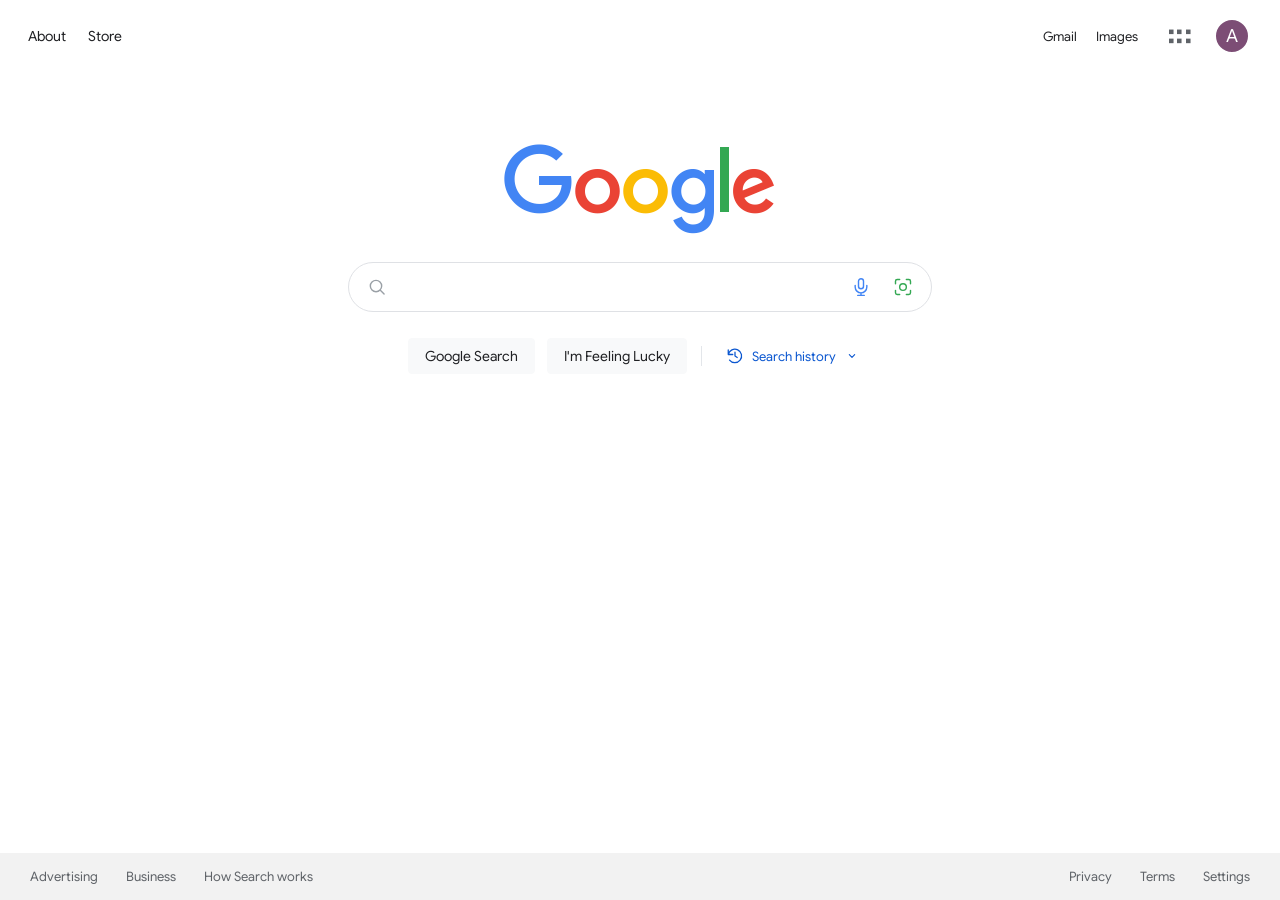
<file: index.html>
<!doctype html>
<html lang="en">
<head>
  <meta charset="UTF-8"><meta name="viewport" content="width=device-width, initial-scale=1">
  <title>Google Search · Search history concept</title>
  <meta name="description" content="An interactive desktop concept for a lightweight Google Search history experience. Uses fictional search history.">
  <link rel="stylesheet" href="styles.css"><link rel="stylesheet" href="refinements.css"><link rel="stylesheet" href="interactions.css">
</head>
<body>
  <svg class="svg-library" xmlns="http://www.w3.org/2000/svg"><defs>
    <symbol id="search" viewBox="0 0 24 24"><circle cx="10.8" cy="10.8" r="6.8"/><path d="m16 16 4.5 4.5"/></symbol>
    <symbol id="history" viewBox="0 0 24 24"><path d="M3 10a9 9 0 1 1 1.7 7.5M3 4v6h6M12 7v5l3 2"/></symbol>
    <symbol id="close" viewBox="0 0 24 24"><path d="m6 6 12 12M18 6 6 18"/></symbol>
    <symbol id="arrow" viewBox="0 0 24 24"><path d="M5 12h14m-6-6 6 6-6 6"/></symbol>
    <symbol id="external" viewBox="0 0 24 24"><path d="M14 4h6v6m0-6L10 14M10 4H5a1 1 0 0 0-1 1v14a1 1 0 0 0 1 1h14a1 1 0 0 0 1-1v-5"/></symbol>
    <symbol id="trash" viewBox="0 0 24 24"><path d="M4 7h16M9 7V4h6v3M6 7l1 13h10l1-13M10 10v7m4-7v7"/></symbol>
    <symbol id="pause" viewBox="0 0 24 24"><path d="M8 5v14M16 5v14"/></symbol>
    <symbol id="bookmark" viewBox="0 0 24 24"><path d="M6 4h12v17l-6-4-6 4V4Z"/></symbol>
    <symbol id="more" viewBox="0 0 24 24"><circle cx="5" cy="12" r="1"/><circle cx="12" cy="12" r="1"/><circle cx="19" cy="12" r="1"/></symbol>
    <symbol id="check" viewBox="0 0 24 24"><path d="m5 12 4 4L19 6"/></symbol>
    <symbol id="image" viewBox="0 0 24 24"><rect x="3" y="3" width="18" height="18" rx="3"/><circle cx="8" cy="8" r="1"/><path d="m3 17 5-5 4 4 4-6 5 7"/></symbol>
    <symbol id="chevron" viewBox="0 0 24 24"><path d="m8 10 4 4 4-4"/></symbol>
    <symbol id="mic" viewBox="0 0 24 24"><rect x="9" y="2" width="6" height="12" rx="3"/><path d="M5 10v2a7 7 0 0 0 14 0v-2M12 19v3m-4 0h8"/></symbol>
    <symbol id="lens" viewBox="0 0 24 24"><path d="M8 3H5a2 2 0 0 0-2 2v3m13-5h3a2 2 0 0 1 2 2v3M3 16v3a2 2 0 0 0 2 2h3m8 0h3a2 2 0 0 0 2-2v-3"/><circle cx="12" cy="12" r="4"/></symbol>
  </defs></svg>
  <header class="topbar"><nav aria-label="About Google"><a href="https://about.google/">About</a><a href="https://store.google.com/">Store</a></nav><nav aria-label="Google services"><a href="https://mail.google.com/">Gmail</a><a href="https://www.google.com/imghp">Images</a><button class="icon-button apps-button" aria-label="Google apps" id="apps-button"><span class="apps-grid" aria-hidden="true">⠿</span></button><button class="avatar" aria-label="Google Account: Alex Morgan" id="account-button">A</button></nav></header>
  <main>
    <section class="home" aria-label="Google Search">
      <img class="google-logo" src="assets/google-logo.png" width="272" height="92" alt="Google">
      <form id="main-search" class="main-search" role="search"><svg class="icon"><use href="#search"/></svg><input id="main-query" name="q" aria-label="Search Google" autocomplete="off"><button type="button" class="icon-button voice" aria-label="Search by voice"><svg class="icon"><use href="#mic"/></svg></button><button type="button" class="icon-button lens" aria-label="Search by image"><svg class="icon"><use href="#lens"/></svg></button></form>
      <div class="suggestions" id="suggestions" hidden></div>
      <div class="search-actions"><button type="submit" form="main-search" class="google-button">Google Search</button><a class="google-button" href="https://doodles.google/">I'm Feeling Lucky</a><span class="action-divider" aria-hidden="true"></span><button class="history-trigger" id="history-trigger" aria-expanded="false" aria-controls="history-panel" aria-haspopup="dialog"><svg class="icon"><use href="#history"/></svg>Search history<svg class="icon chevron"><use href="#chevron"/></svg></button></div>
      <div class="history-shadow" id="history-shadow" aria-hidden="true" hidden></div>
      <section class="history-panel" id="history-panel" role="dialog" aria-modal="false" aria-labelledby="panel-title" hidden>
        <div class="panel-header"><div class="panel-heading"><span class="heading-icon"><svg class="icon"><use href="#history"/></svg></span><div><h1 id="panel-title">Search history</h1><p>Pick up where you left off.</p></div></div><div class="header-actions"><button id="history-toggle" class="saving-control" role="switch" aria-checked="true" aria-label="Save search history"><span id="saving-label">Saving history</span><span class="switch-track"><span></span></span></button><span class="header-divider"></span><button id="close-history" class="icon-button" aria-label="Close search history"><svg class="icon"><use href="#close"/></svg></button></div></div>
        <div class="paused-note" id="paused-note" hidden><span class="paused-icon"><svg class="icon"><use href="#pause"/></svg></span><div><strong>Search history is off</strong><p>New searches won't be saved to your account. You can still view and delete past searches.</p></div><button class="text-button" id="resume-history">Turn on</button></div>
        <div class="toolbar"><div class="history-search"><svg class="icon"><use href="#search"/></svg><input id="filter-query" aria-label="Search your history" placeholder="Search your history" autocomplete="off"><button id="clear-filter" class="icon-button" aria-label="Clear history search" hidden><svg class="icon"><use href="#close"/></svg></button></div><label class="date-filter"><span class="sr-only">Filter by date</span><select id="date-filter"><option value="all">All dates</option><option value="today">Today</option><option value="yesterday">Yesterday</option><option value="older">Earlier</option></select></label><button class="marked-filter" id="marked-filter" aria-pressed="false"> <svg class="icon"><use href="#bookmark"/></svg>Marked</button><button id="delete-all" class="delete-all"><svg class="icon"><use href="#trash"/></svg>Delete all</button></div>
        <div class="history-scroll" id="history-scroll"><div id="history-list"></div></div>
        <footer class="panel-footer"><span id="record-count">Your searches, newest first</span><span class="gesture-hint">Drag left or use ··· for actions</span><div class="footer-links"><button id="reset-demo" class="reset-demo" aria-label="Reset demo history" title="Restore the example searches">Reset demo</button><a href="https://myactivity.google.com/product/search" target="_blank" rel="noopener">Manage in My Activity<svg class="icon"><use href="#external"/></svg></a></div></footer>
      </section>
    </section>
  </main>
  <footer class="page-footer"><nav><a href="https://ads.google.com/">Advertising</a><a href="https://smallbusiness.withgoogle.com/">Business</a><a href="https://www.google.com/search/howsearchworks/">How Search works</a></nav><nav><a href="https://policies.google.com/privacy">Privacy</a><a href="https://policies.google.com/terms">Terms</a><button id="settings-button">Settings</button></nav></footer>
  <div class="toast" id="toast" role="status" hidden></div>
  <dialog id="confirmation" aria-labelledby="dialog-title"><div class="dialog-icon"><svg class="icon" id="dialog-icon"><use href="#trash"/></svg></div><h2 id="dialog-title"></h2><p id="dialog-description"></p><div class="dialog-actions"><button id="cancel-confirmation" class="text-button">Cancel</button><button id="accept-confirmation" class="primary-button"></button></div></dialog>
  <div id="utility-popover" class="utility-popover" hidden></div>
  <script src="swipe-physics.js"></script><script src="app.js"></script><script src="interactions.js"></script>
</body>
</html>
</file>
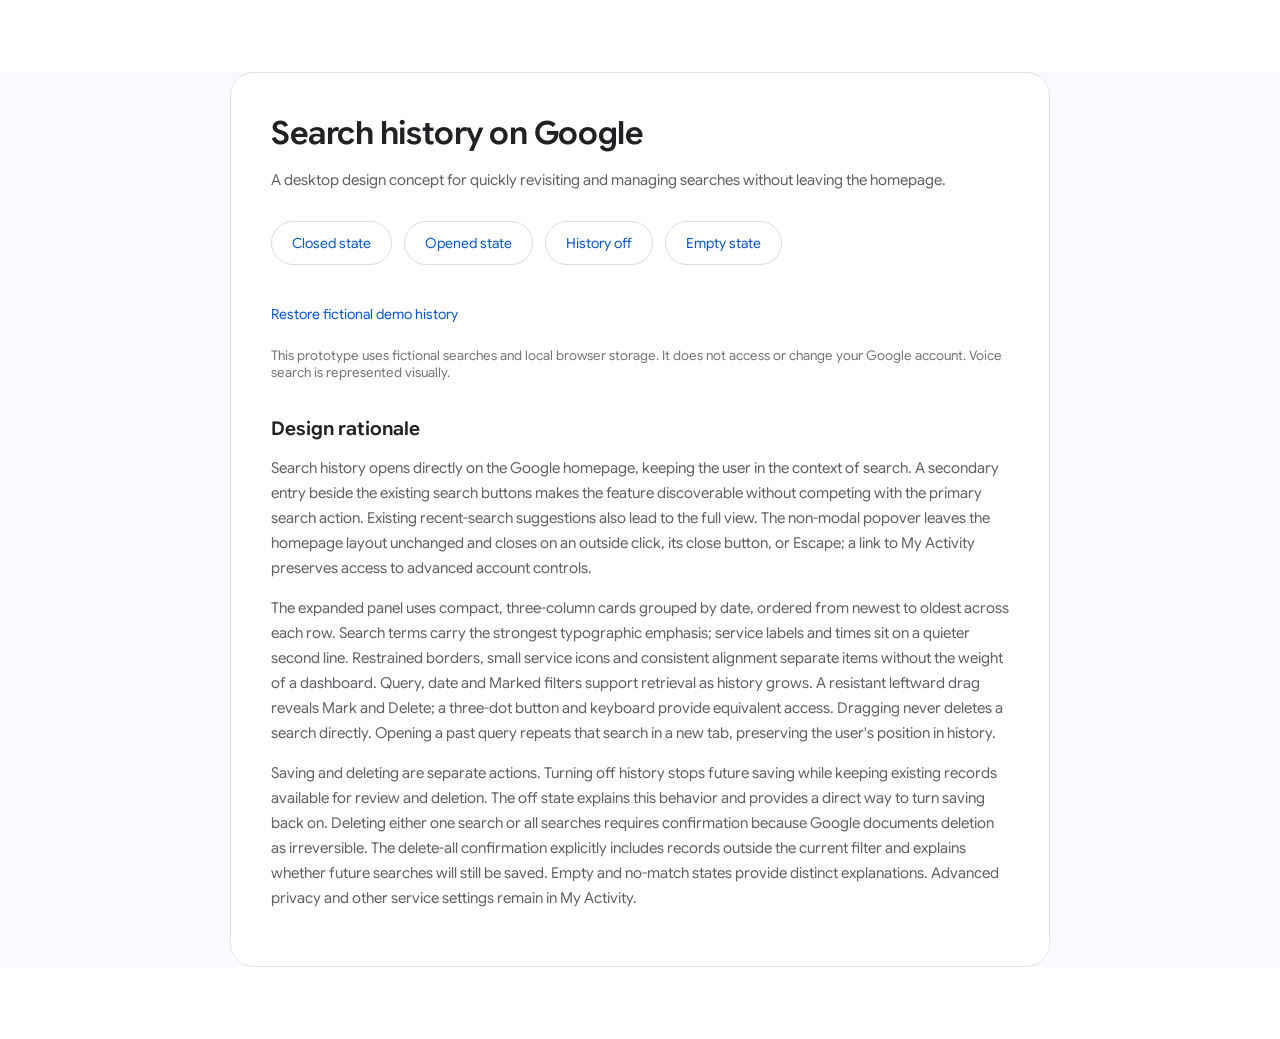
<file: review.html>
<!doctype html><html lang="en"><head><meta charset="utf-8"><meta name="viewport" content="width=device-width,initial-scale=1"><title>Search history · Prototype review</title><link rel="stylesheet" href="styles.css"><style>body{min-width:0;background:#f8fafd}main{max-width:820px;margin:72px auto;padding:40px;background:white;border:1px solid #e1e5ea;border-radius:24px}h1{font-size:32px;line-height:40px}p{font-size:15px;line-height:25px;color:#5f6368}nav{display:flex;gap:12px;flex-wrap:wrap;margin:28px 0}nav a{border:1px solid #dadce0;border-radius:22px;padding:12px 20px;color:#0b57d0;font-size:14px}h2{font-size:19px;font-weight:600;margin-top:36px}button{font-size:14px;color:#0b57d0;padding:12px 0}small{color:#747775;display:block;margin-top:12px}</style></head><body><main><h1>Search history on Google</h1><p>A desktop design concept for quickly revisiting and managing searches without leaving the homepage.</p><nav><a href="/?state=closed">Closed state</a><a href="/?state=open">Opened state</a><a href="/?state=off">History off</a><a href="/?state=empty">Empty state</a></nav><button id="reset">Restore fictional demo history</button><small>This prototype uses fictional searches and local browser storage. It does not access or change your Google account. Voice search is represented visually.</small><h2>Design rationale</h2><p>Search history opens directly on the Google homepage, keeping the user in the context of search. A secondary entry beside the existing search buttons makes the feature discoverable without competing with the primary search action. Existing recent-search suggestions also lead to the full view. The non-modal popover leaves the homepage layout unchanged and closes on an outside click, its close button, or Escape; a link to My Activity preserves access to advanced account controls.</p><p>The expanded panel uses compact, three-column cards grouped by date, ordered from newest to oldest across each row. Search terms carry the strongest typographic emphasis; service labels and times sit on a quieter second line. Restrained borders, small service icons and consistent alignment separate items without the weight of a dashboard. Query, date and Marked filters support retrieval as history grows. A resistant leftward drag reveals Mark and Delete; a three-dot button and keyboard provide equivalent access. Dragging never deletes a search directly. Opening a past query repeats that search in a new tab, preserving the user's position in history.</p><p>Saving and deleting are separate actions. Turning off history stops future saving while keeping existing records available for review and deletion. The off state explains this behavior and provides a direct way to turn saving back on. Deleting either one search or all searches requires confirmation because Google documents deletion as irreversible. The delete-all confirmation explicitly includes records outside the current filter and explains whether future searches will still be saved. Empty and no-match states provide distinct explanations. Advanced privacy and other service settings remain in My Activity.</p></main><script>document.getElementById('reset').onclick=()=>{localStorage.removeItem('search-history-study-v1');location.href='/?state=open';};</script></body></html>
</file>
<file: styles.css>
@font-face{font-family:'Google Sans Flex';font-weight:400;font-style:normal;font-display:swap;src:url('assets/google-sans-flex-400.ttf') format('truetype')}@font-face{font-family:'Google Sans Flex';font-weight:500;font-style:normal;font-display:swap;src:url('assets/google-sans-flex-500.ttf') format('truetype')}@font-face{font-family:'Google Sans Flex';font-weight:600;font-style:normal;font-display:swap;src:url('assets/google-sans-flex-600.ttf') format('truetype')}@font-face{font-family:'Google Sans Flex';font-weight:700;font-style:normal;font-display:swap;src:url('assets/google-sans-flex-700.ttf') format('truetype')}
:root{font-family:'Google Sans Flex',Arial,sans-serif;color:#202124;background:#fff;font-synthesis:none;--blue:#0b57d0;--muted:#5f6368;--outline:#dadce0}*{box-sizing:border-box}body{margin:0;min-width:1024px}button,input,select{font:inherit}button,a,input,select{-webkit-tap-highlight-color:transparent}button{cursor:pointer}a{color:inherit;text-decoration:none}a:hover{text-decoration:underline}button{border:0;background:none;color:inherit}button:focus-visible,a:focus-visible,input:focus-visible,select:focus-visible{outline:2px solid var(--blue);outline-offset:3px}button:disabled{cursor:default;opacity:.4}[hidden]{display:none!important}.svg-library{position:absolute;width:0;height:0}.icon{width:20px;height:20px;fill:none;stroke:currentColor;stroke-width:1.7;stroke-linecap:round;stroke-linejoin:round;flex:none}.icon-button{width:36px;height:36px;display:inline-flex;align-items:center;justify-content:center;border-radius:50%;color:#5f6368;padding:8px}.icon-button:hover{background:#edf0f2}.topbar{height:72px;padding:0 28px;display:flex;align-items:center;justify-content:space-between}.topbar nav{display:flex;gap:22px;align-items:center;font-size:14px}.topbar nav:last-child{gap:19px;font-size:13px}.avatar{background:#7c4d75;color:white;border:4px solid #fff;outline:1px solid transparent;border-radius:50%;width:40px;height:40px;font-size:18px}.avatar:hover{outline-color:#e1e3e6}.apps-grid{font-family:Arial;font-size:31px;line-height:20px;transform:rotate(90deg)}.home{position:relative;width:100%;padding-top:76px;display:flex;align-items:center;flex-direction:column}.google-logo{object-fit:contain;display:block}.main-search{margin-top:26px;width:584px;height:50px;display:flex;align-items:center;gap:12px;border:1px solid #dfe1e5;border-radius:26px;padding:0 13px 0 18px;background:white;position:relative;z-index:3}.main-search:hover,.main-search:focus-within{box-shadow:0 1px 6px #20212428;border-color:transparent}.main-search>.icon{color:#9aa0a6}.main-search input{border:none;outline:none!important;flex:1;min-width:0;background:none;font-family:Arial,sans-serif;font-size:16px}.main-search .icon-button{width:30px;padding:5px}.voice{color:#4285f4}.lens{color:#34a853}.search-actions{display:flex;gap:12px;margin-top:26px}.google-button{display:inline-flex;align-items:center;justify-content:center;background:#f8f9fa;border:1px solid #f8f9fa;border-radius:4px;height:36px;padding:0 16px;font-size:14px;white-space:nowrap}.google-button:hover{border-color:#dadce0;box-shadow:0 1px 1px #00000014;text-decoration:none}.history-trigger{display:flex;align-items:center;gap:8px;padding:9px 14px;border:1px solid transparent;border-radius:22px;color:var(--blue);font-size:14px;margin-top:22px;transition:background .15s}.history-trigger>.icon{width:18px;height:18px}.history-trigger .chevron{width:16px;height:16px}.history-trigger:hover{background:#f0f5ff}.history-trigger[aria-expanded=true]{background:#e8f0fe}.history-trigger[aria-expanded=true] .chevron{transform:rotate(180deg)}.home:has(.history-panel:not([hidden])){padding-top:23px}.home:has(.history-panel:not([hidden])) .google-logo{width:160px;height:54px}.home:has(.history-panel:not([hidden])) .main-search{margin-top:19px}.home:has(.history-panel:not([hidden])) .search-actions{display:none}.home:has(.history-panel:not([hidden])) .history-trigger{margin-top:12px}.history-panel{margin-top:15px;width:min(1016px,calc(100vw - 100px));background:#fff;border:1px solid #e1e5ea;border-radius:24px;box-shadow:0 6px 28px #3c404312,0 1px 3px #3c40430d;overflow:hidden;animation:appear .16s ease-out;position:relative;z-index:2}.panel-header{display:flex;align-items:center;justify-content:space-between;padding:23px 28px 21px}.panel-heading{display:flex;gap:14px;align-items:center}.heading-icon{width:44px;height:44px;border-radius:50%;background:#edf3fe;color:var(--blue);display:grid;place-items:center}.heading-icon .icon{width:23px;height:23px}h1{font-size:23px;font-weight:550;line-height:30px;letter-spacing:-.45px;margin:0}.panel-heading p{margin:3px 0 0;color:var(--muted);font-size:13px;line-height:18px}.header-actions{display:flex;gap:17px;align-items:center}.saving-control{display:flex;align-items:center;gap:13px;font-size:13px;color:#3c4043;padding:7px 0}.switch-track{width:38px;height:22px;border-radius:20px;background:var(--blue);display:flex;align-items:center;padding:3px;transition:background .15s}.switch-track span{width:16px;height:16px;border-radius:50%;background:#fff;transform:translateX(16px);transition:transform .15s}.saving-control[aria-checked=false] .switch-track{background:#747775}.saving-control[aria-checked=false] .switch-track span{transform:translateX(0)}.header-divider{height:24px;width:1px;background:#e8eaed}.toolbar{display:flex;align-items:center;gap:12px;padding:0 28px 18px;border-bottom:1px solid #edf0f2}.history-search{display:flex;align-items:center;gap:11px;height:42px;background:#f1f3f4;border-radius:24px;flex:1;padding:0 14px;color:var(--muted)}.history-search:focus-within{box-shadow:inset 0 0 0 2px #a8c7fa}.history-search input{border:0;background:none;outline:none!important;font-size:14px;flex:1;min-width:0;color:#202124}.history-search .icon-button{width:28px;height:28px}.date-filter select{height:40px;border:1px solid var(--outline);border-radius:22px;background:white;padding:0 30px 0 15px;font-size:13px;color:#3c4043;cursor:pointer}.delete-all{display:flex;gap:7px;align-items:center;padding:10px 12px;border-radius:20px;font-size:13px;color:#5f6368}.delete-all .icon{width:17px;height:17px}.delete-all:hover{background:#fceeee;color:#b3261e}.history-scroll{height:clamp(290px,calc(100vh - 512px),440px);overflow:auto;scrollbar-width:thin;scrollbar-color:#c5c9ce transparent;padding:0 28px 22px;overscroll-behavior:contain}.day-heading{display:flex;justify-content:space-between;align-items:center;padding:19px 1px 11px;position:sticky;top:0;background:#fff;z-index:1}.day-label{display:flex;align-items:baseline;gap:10px}.day-heading h2{font-size:14px;font-weight:650;margin:0;color:#303134}.day-heading time{font-size:12px;color:#747775}.day-count{font-size:12px;color:#747775}.card-grid{display:grid;grid-template-columns:1fr 1fr;gap:8px 12px}.history-card{display:flex;align-items:center;min-width:0;position:relative;border:1px solid #e8eaed;border-radius:12px;min-height:70px;background:#fff;transition:background .12s,border-color .12s}.history-card:hover,.history-card:focus-within{background:#f8fafd;border-color:#d3e3fd}.record-link{display:flex;align-items:center;gap:12px;padding:12px 8px 12px 14px;min-width:0;flex:1}.record-link:hover{text-decoration:none}.record-icon{width:34px;height:34px;background:#f5f7f9;border-radius:9px;flex:none;display:grid;place-items:center}.record-icon img{width:18px;height:18px}.record-icon>.icon{width:19px;height:19px;color:#4285f4}.record-copy{min-width:0;flex:1}.record-copy strong{display:block;font-size:14px;line-height:20px;font-weight:550;white-space:nowrap;overflow:hidden;text-overflow:ellipsis;color:#202124}.record-meta{display:flex;align-items:center;gap:6px;font-size:11px;line-height:17px;margin-top:2px;color:#747775}.record-meta .dot{font-size:10px;color:#b1b5ba}.remove-record{width:28px;height:28px;margin-right:9px;flex:none;color:#80868b;opacity:0;transition:opacity .12s}.remove-record .icon{width:16px;height:16px}.history-card:hover .remove-record,.history-card:focus-within .remove-record{opacity:1}.remove-record:hover{background:#f1e5e4;color:#b3261e}.panel-footer{display:flex;justify-content:space-between;align-items:center;border-top:1px solid #edf0f2;padding:14px 29px;font-size:12px;color:#747775;background:#fdfdfe}.panel-footer a{display:flex;align-items:center;gap:7px;color:var(--blue)}.panel-footer .icon{width:14px;height:14px}.paused-note{display:flex;align-items:center;gap:12px;margin:0 28px 18px;padding:13px 16px;background:#f1f3f4;border-radius:12px}.paused-note strong{font-size:13px;font-weight:600}.paused-note p{font-size:12px;color:#5f6368;margin:3px 0 0;line-height:18px}.paused-note>div{flex:1}.paused-icon{color:#747775}.text-button{padding:10px 16px;color:var(--blue);border-radius:22px;white-space:nowrap;font-size:14px;font-weight:550}.text-button:hover{background:#edf3fe}.page-footer{display:flex;justify-content:space-between;align-items:center;position:fixed;bottom:0;left:0;right:0;height:47px;background:#f2f2f2;padding:0 30px;color:#5f6368;font-size:13px}.page-footer nav{display:flex;align-items:center;gap:28px}.page-footer button{font-size:13px;padding:0}.toast{position:fixed;bottom:65px;left:50%;transform:translateX(-50%);z-index:20;border-radius:8px;background:#303134;color:white;box-shadow:0 3px 12px #0003;padding:15px 23px;font-size:14px;max-width:650px}dialog{border:0;border-radius:24px;width:440px;padding:28px;color:#202124;box-shadow:0 16px 50px #20212440}dialog::backdrop{background:#20212466}.dialog-icon{display:grid;place-items:center;width:40px;height:40px;background:#edf3fe;color:var(--blue);border-radius:50%;margin-bottom:17px}dialog h2{font-size:23px;font-weight:500;margin:0 0 14px;letter-spacing:-.3px}dialog p{font-size:14px;color:#5f6368;line-height:22px;margin:0}.dialog-actions{display:flex;justify-content:flex-end;gap:8px;margin-top:25px}.primary-button{border-radius:24px;background:var(--blue);color:white;font-weight:550;font-size:14px;padding:11px 20px}.primary-button:hover{background:#084bad;box-shadow:0 1px 3px #0002}.empty-state{text-align:center;padding:52px 20px 48px}.empty-state>.icon{width:36px;height:36px;color:#9aa0a6}.empty-state h2{font-size:20px;font-weight:500;margin:16px 0 8px}.empty-state p{font-size:14px;line-height:22px;color:#747775;margin:0}.empty-state button{margin-top:12px}.suggestions{position:absolute;top:203px;width:584px;border:1px solid #dfe1e5;background:white;padding:8px 0;z-index:5;box-shadow:0 4px 8px #20212420;border-radius:16px}.home:not(:has(.history-panel:not([hidden]))) .suggestions{top:246px;transform:translateY(50px)}.suggestion{width:100%;display:flex;align-items:center;gap:14px;padding:11px 20px;font-size:14px;text-align:left}.suggestion .icon{color:#747775;width:17px;height:17px}.suggestion:hover{background:#f1f3f4}.suggestion.manage{border-top:1px solid #e8eaed;color:var(--blue);margin-top:6px}.utility-popover{position:fixed;top:65px;right:25px;padding:20px;border:1px solid #e1e3e6;border-radius:20px;background:#fff;box-shadow:0 4px 18px #0002;z-index:10;font-size:14px;line-height:24px;min-width:220px}.utility-popover a{display:block;color:var(--blue);padding:5px 0}.utility-popover p{margin:0}.sr-only{position:absolute;width:1px;height:1px;padding:0;margin:-1px;overflow:hidden;clip:rect(0,0,0,0);white-space:nowrap;border:0}mark{background:#e8f0fe;color:inherit;border-radius:2px}@keyframes appear{from{opacity:0;transform:translateY(-5px)}to{opacity:1;transform:translateY(0)}}@media(min-height:1000px){.home:has(.history-panel:not([hidden])){padding-top:42px}.history-scroll{height:440px}}@media(prefers-reduced-motion:reduce){*,*:before,*:after{animation:none!important;transition:none!important}}@media print{.page-footer,.toast,.utility-popover{display:none}.history-panel{box-shadow:none}.history-scroll{height:auto;overflow:visible}.home{padding-top:10px!important}.remove-record{opacity:1}.day-heading{position:static}}
</file>
<file: refinements.css>
/* A non-modal, anchored popover. Opening history never reflows the homepage. */
.home,.home:has(.history-panel:not([hidden])){padding-top:clamp(28px,8vh,76px)}
.home:has(.history-panel:not([hidden])) .google-logo{width:272px;height:92px}
.home:has(.history-panel:not([hidden])) .main-search{margin-top:26px}
.search-actions,.home:has(.history-panel:not([hidden])) .search-actions{display:flex;align-items:center;gap:12px;margin-top:26px;position:relative}
.action-divider{width:1px;height:20px;background:#e3e6ea;margin-left:2px}
.history-trigger,.home:has(.history-panel:not([hidden])) .history-trigger{margin:0;padding:8px 11px;font-size:13px;height:36px}
.history-panel{position:fixed;top:var(--history-top,390px);left:50%;transform:translateX(-50%);width:min(1000px,calc(100vw - 32px));height:min(510px,calc(100dvh - var(--history-top,390px) - var(--history-bottom,64px)));max-height:none;margin:0;border-radius:20px;box-shadow:0 12px 40px #3c40431a,0 3px 8px #3c404312;z-index:7;display:flex;flex-direction:column;container:history / inline-size;animation:popover-in .12s ease-out}
.panel-header{padding:16px 20px 14px;flex:none}
.panel-heading{gap:10px}.heading-icon{width:34px;height:34px}.heading-icon .icon{width:20px;height:20px}
h1{font-size:20px;line-height:26px;font-weight:600;letter-spacing:-.25px}
.panel-heading p{font-size:12px;margin-top:1px;line-height:16px}.header-actions{gap:12px}
.saving-control{font-size:12px;gap:10px}.header-divider{height:20px}
.toolbar{padding:0 20px 12px;gap:10px;flex:none}.history-search{height:38px}.history-search input{font-size:13px}
.date-filter select{height:36px;font-size:12px}.delete-all{font-size:12px;padding:9px}
.history-panel .history-scroll,.history-panel:has(.paused-note:not([hidden])) .history-scroll{height:auto;min-height:0;flex:1;padding:0 20px 16px;scrollbar-gutter:stable}
.card-grid{grid-template-columns:repeat(auto-fill,minmax(min(100%,250px),1fr));gap:7px 8px}
.history-card{min-height:54px;border-radius:10px;display:grid;grid-template-columns:minmax(0,1fr) 24px;column-gap:4px;padding-right:6px}
.record-link{gap:9px;padding:8px 0 8px 10px;min-height:54px;min-width:0}
.record-icon{width:27px;height:27px;border-radius:7px}.record-icon img{width:17px;height:17px}.record-icon>.icon{width:17px;height:17px}
.record-copy strong{font-size:13px;line-height:18px;font-weight:600}
.record-meta{font-size:11px;line-height:15px;margin-top:2px;gap:5px;color:#63686d;display:grid;grid-template-columns:minmax(0,1fr) max-content max-content;min-width:0;white-space:nowrap}
.record-meta>span:first-child{min-width:0;overflow:hidden;text-overflow:ellipsis;white-space:nowrap}
.record-meta time{white-space:nowrap;font-variant-numeric:tabular-nums}
.remove-record{position:static;transform:none;justify-self:end;margin:0;width:24px;height:24px;color:#747775;opacity:.45}
.history-card:hover .remove-record,.history-card:focus-within .remove-record{opacity:1}
.day-heading{position:static;padding:14px 1px 9px}.day-heading h2{font-size:13px;font-weight:600}.day-heading time,.day-count{font-size:11px;color:#63686d}.day-label{gap:8px}
.panel-footer{padding:11px 21px;font-size:11px;flex:none}.panel-footer .icon{width:13px;height:13px}
.paused-note{margin:0 20px 12px;padding:10px 12px;gap:10px;flex:none}.paused-note strong{font-size:12px}.paused-note p{font-size:11px;line-height:16px}.paused-note .text-button{font-size:12px;padding:8px 10px}
.suggestions,.home:not(:has(.history-panel:not([hidden]))) .suggestions{top:calc(clamp(28px,8vh,76px) + 168px);transform:none;z-index:8}
.utility-popover{z-index:9}
/* Content is allowed to shrink; timestamps and controls keep reserved space. */
body{min-width:320px}
.main-search{width:min(584px,calc(100% - 32px))}
.search-actions{max-width:calc(100% - 32px);flex-wrap:wrap;justify-content:center}
.suggestions{width:min(584px,calc(100% - 32px))}
.panel-header{flex-wrap:wrap;gap:10px;min-width:0}
.panel-heading,.panel-heading>div{min-width:0}
.header-actions{flex-shrink:0;margin-left:auto}
.saving-control{white-space:nowrap}
.toolbar{min-width:0;flex-wrap:wrap}
.history-search{min-width:0;flex:1 1 200px}
.date-filter,.delete-all{flex-shrink:0;white-space:nowrap}
.day-label{min-width:0;flex-wrap:wrap}
.day-heading{gap:10px}.day-count{flex-shrink:0;white-space:nowrap}
.panel-footer{flex-wrap:wrap;gap:7px 14px}
.panel-footer>span,.panel-footer>a{min-width:0}
.paused-note{flex-wrap:wrap}.paused-note>div{min-width:150px}
@container history (width < 520px){.history-search{flex-basis:100%}.date-filter{margin-right:auto}}
@container history (width < 440px){.panel-header{padding-inline:16px}.header-actions{width:100%;justify-content:flex-end}.panel-heading p{display:none}.toolbar{padding-inline:16px}.history-panel .history-scroll{padding-inline:16px}.panel-footer{padding-inline:17px}}
@media(max-width:600px){.topbar{padding-inline:16px}.topbar nav{gap:12px}.topbar nav:last-child{gap:10px}.page-footer{padding:10px 16px;height:auto;min-height:47px;flex-wrap:wrap;gap:10px 20px}.page-footer nav{gap:16px;flex-wrap:wrap}}
@keyframes popover-in{from{opacity:0;translate:0 -4px}to{opacity:1;translate:0 0}}
@media(max-height:800px){.home,.home:has(.history-panel:not([hidden])){padding-top:0}.main-search,.home:has(.history-panel:not([hidden])) .main-search{margin-top:20px}.search-actions,.home:has(.history-panel:not([hidden])) .search-actions{margin-top:18px}.panel-header{padding-top:12px;padding-bottom:10px}.panel-heading p{display:none}}
@media print{.history-panel{position:relative;left:auto;transform:none;top:auto;height:auto;max-height:none;margin:18px auto}.history-panel .history-scroll{overflow:visible;flex:none}.remove-record{opacity:1}}
</file>
<file: interactions.css>
.history-panel{animation:none;transform-origin:50% 0;box-shadow:none}
.history-shadow{position:fixed;top:var(--history-top,390px);left:50%;transform:translateX(-50%);width:min(1000px,calc(100vw - 32px));height:min(510px,calc(100dvh - var(--history-top,390px) - var(--history-bottom,64px)));border-radius:20px;box-shadow:0 12px 40px #3c40431a,0 3px 8px #3c404312;pointer-events:none;z-index:6}
.history-trigger .chevron{transition:transform 180ms cubic-bezier(.22,1,.36,1)}
.history-panel[data-phase=closing]{pointer-events:none}
.history-card{display:block;padding:0;position:relative;overflow:hidden;isolation:isolate;background:#e8f0fe;transition:border-color 160ms,box-shadow 160ms}
.history-card:hover,.history-card:focus-within{background:#e8f0fe}
.history-card:focus-within{border-color:#a8c7fa}
.card-surface{position:relative;z-index:1;display:grid;grid-template-columns:minmax(0,1fr) 24px;column-gap:4px;padding-right:6px;min-width:0;min-height:54px;border-radius:9px;background:#fff;transform:translateX(calc(-1px * var(--swipe-x,0)));transition:transform 260ms cubic-bezier(.22,1,.36,1),background-color 140ms;touch-action:pan-y;will-change:auto}
.history-card:hover .card-surface{background:#f8fafd}
.history-card[data-dragging] .card-surface{transition:none;cursor:grabbing;user-select:none;will-change:transform}
.history-card[data-dragging] .record-link{cursor:grabbing;user-select:none}
.card-surface img,.record-link{-webkit-user-drag:none}
.row-options{width:24px;height:24px;align-self:center;color:#747775;opacity:.6;transition:color 120ms,background-color 120ms,opacity 120ms}
.row-options .icon{width:17px;height:17px}.history-card:hover .row-options,.history-card:focus-within .row-options{opacity:1}.row-options[aria-expanded=true]{color:#0b57d0;background:#e8f0fe}
.card-actions{position:absolute;inset:0 0 0 auto;width:132px;display:grid;grid-template-columns:1fr 1fr;z-index:0;background:#e8f0fe;visibility:hidden}
.history-card[data-dragging] .card-actions,.history-card[data-drawer=open] .card-actions{visibility:visible}
.card-action{min-width:0;display:flex;flex-direction:column;align-items:center;justify-content:center;gap:3px;font-size:10px;line-height:13px;font-weight:500;padding:3px;color:#0b57d0;background:#e8f0fe}
.card-action .icon{width:17px;height:17px}.card-action:hover{background:#d3e3fd}.card-action:active{filter:brightness(.96)}
.delete-action{background:#fce8e6;color:#b3261e}.delete-action:hover{background:#f9d7d3}
.card-action:focus-visible{outline:2px solid currentColor;outline-offset:-4px;border-radius:6px}
.record-title{display:flex;align-items:center;gap:4px;min-width:0}.record-title strong{min-width:0;flex:1}
.marked-indicator{display:inline-flex;flex:none;color:#0b57d0}.marked-indicator .icon{width:12px;height:12px;fill:#d3e3fd;stroke-width:1.8}
.is-marked{border-color:#c4d7f9}
.is-marked .card-surface{background:#f0f5ff}
.is-marked:hover .card-surface{background:#e8f0fe}
.is-marked .record-icon{background:#e0ebff}
.is-marked .record-title strong{color:#174ea6}
.is-marked .marked-indicator .icon{fill:#4285f4;stroke:#0b57d0}
.marked-filter{display:inline-flex;align-items:center;gap:5px;height:36px;padding:0 11px;border:1px solid #dadce0;border-radius:20px;white-space:nowrap;font-size:12px;flex-shrink:0;color:#5f6368;transition:background-color 140ms,border-color 140ms,color 140ms}
.marked-filter .icon{width:15px;height:15px}.marked-filter:hover{background:#f1f5fc}.marked-filter[aria-pressed=true]{border-color:#d3e3fd;color:#0b57d0;background:#e8f0fe}.marked-filter[aria-pressed=true] .icon{fill:#d3e3fd}
.gesture-hint{font-size:10px;color:#80868b;margin-inline:auto}
.footer-links{display:flex;align-items:center;flex-wrap:wrap;gap:8px 16px;margin-left:auto;min-width:0}
.reset-demo{padding:3px 0;font-size:11px;line-height:16px;color:#5f6368;white-space:nowrap;border-radius:3px}
.reset-demo:hover{color:#0b57d0;text-decoration:underline}
@container history (width < 700px){.gesture-hint{display:none}}
@media(prefers-reduced-motion:reduce){.card-surface,.row-options,.marked-filter,.history-trigger .chevron{transition:none!important}}
@media print{.card-actions,.row-options,.gesture-hint,.history-shadow{display:none}.card-surface{transform:none!important;grid-template-columns:1fr;padding-right:8px}}
</file>
